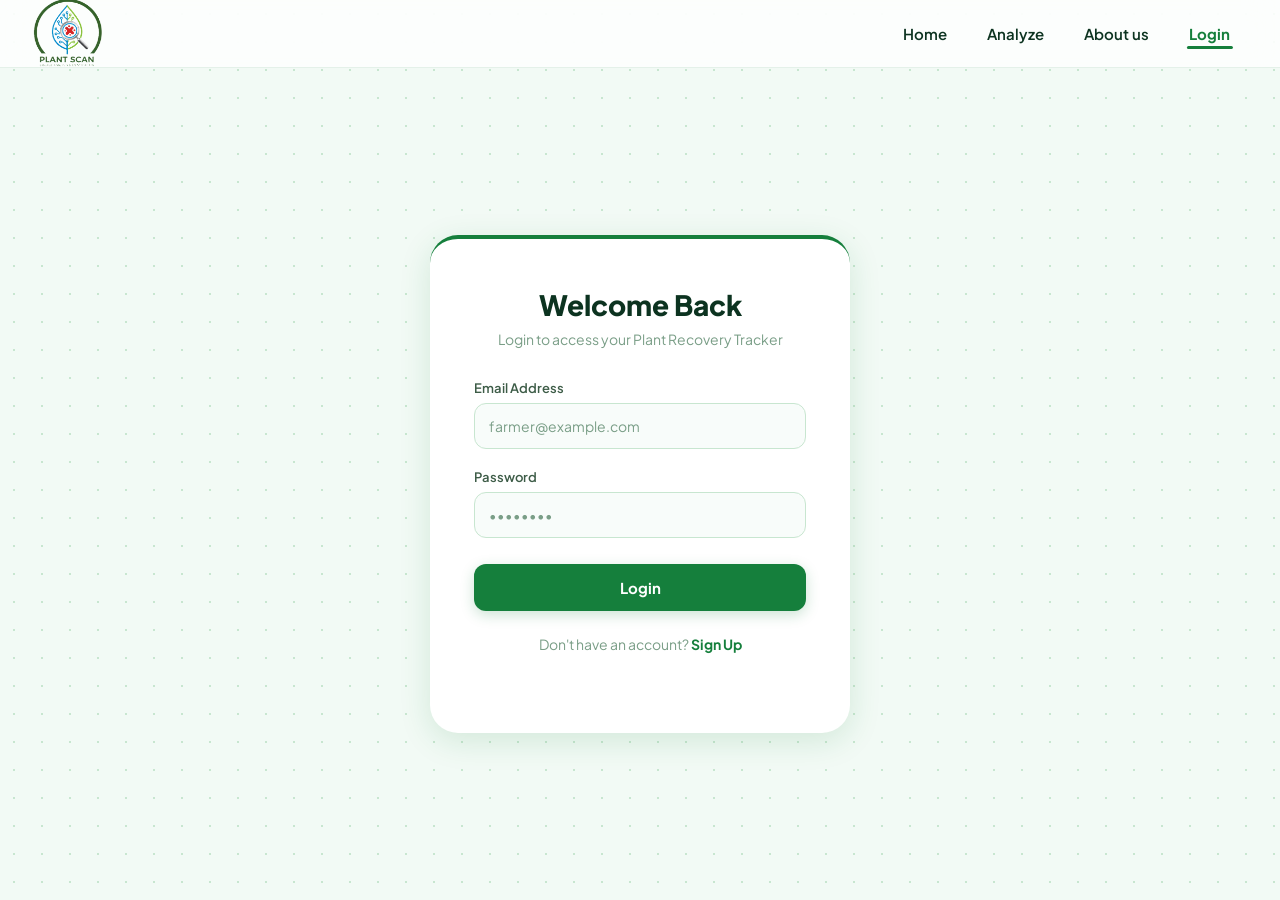
<file: templates/loging.html>
<!DOCTYPE html>
<html lang="en">

<head>
    <meta charset="UTF-8">
    <title>Login - EcoGuard</title>
    <link rel="stylesheet" href="../static/css/style.css">
    <link rel="stylesheet" href="../static/css/header.css">
    <link rel="stylesheet" href="../static/css/login.css">
</head>

<body>
    <header>
        <img src="../static/icons/logo.png">
        <div class="header-buttons">
            <button class="not-actived" onclick="window.location.href='index.html'">Home</button>
            <button class="not-actived" onclick="window.location.href='analyze.html'">Analyze</button>
            <button class="not-actived" onclick="window.location.href='about.html'">About us</button>
            <button id="actived">Login</button>
        </div>
    </header>

    <div class="login-container">
        <div class="login-box">
            <h2>Welcome Back</h2>
            <p>Login to access your Plant Recovery Tracker</p>

            <form>
                <div class="input-group">
                    <label>Email Address</label>
                    <input type="email" placeholder="farmer@example.com">
                </div>
                <div class="input-group">
                    <label>Password</label>
                    <input type="password" placeholder="••••••••">
                </div>
                <button type="submit" class="login-btn">Login</button>
            </form>
            <p class="footer-text">Don't have an account? <span>Sign Up</span></p>
        </div>
    </div>
</body>

</html>
</file>
<file: static/css/style.css>
@import url('https://fonts.googleapis.com/css2?family=Plus+Jakarta+Sans:wght@400;500;600;700;800&display=swap');

:root {
    --primary:        #157f3c;
    --primary-dark:   #0d5a29;
    --primary-light:  #1faa52;
    --primary-bg:     #f2faf5;
    --primary-tint:   #e6f4ec;
    --primary-border: #c8e6d0;

    --text-heading:   #0c3320;
    --text-body:      #3d5c47;
    --text-muted:     #7a9e87;

    --white:          #ffffff;
    --surface:        #f8fcfa;
    --card-shadow:    0 2px 16px rgba(21, 127, 60, 0.09);
    --card-shadow-lg: 0 8px 32px rgba(21, 127, 60, 0.14);

    --radius-sm:  8px;
    --radius-md:  12px;
    --radius-lg:  20px;
    --radius-xl:  28px;

    --font: 'Plus Jakarta Sans', sans-serif;
    --header-h: 68px;

    --transition: 0.22s ease;
}

*, *::before, *::after { box-sizing: border-box; margin: 0; padding: 0; }

html, body {
    width: 100%;
    min-height: 100%;
    font-family: var(--font);
    background: var(--primary-bg);
    color: var(--text-body);
    -webkit-font-smoothing: antialiased;
}

button { cursor: pointer; font-family: var(--font); }
img { display: block; }
a { text-decoration: none; color: inherit; }


.section-label {
    display: inline-block;
    background: var(--primary-tint);
    color: var(--primary);
    border: 1px solid var(--primary-border);
    border-radius: 99px;
    padding: 5px 14px;
    font-size: 13px;
    font-weight: 700;
    letter-spacing: 0.4px;
    margin-bottom: 16px;
}

.section-title {
    font-size: clamp(28px, 4vw, 46px);
    font-weight: 800;
    color: var(--text-heading);
    line-height: 1.15;
    margin-bottom: 12px;
}

.section-sub {
    font-size: 16px;
    color: var(--text-muted);
    font-weight: 500;
    max-width: 560px;
    line-height: 1.6;
}


.btn-primary {
    display: inline-flex;
    align-items: center;
    gap: 8px;
    background: var(--primary);
    color: var(--white);
    border: none;
    border-radius: var(--radius-md);
    padding: 13px 26px;
    font-size: 15px;
    font-weight: 700;
    transition: background var(--transition), transform var(--transition), box-shadow var(--transition);
}

.btn-primary:hover {
    background: var(--primary-dark);
    transform: translateY(-2px);
    box-shadow: 0 6px 20px rgba(21,127,60,0.28);
}

.btn-outline {
    display: inline-flex;
    align-items: center;
    gap: 8px;
    background: transparent;
    color: var(--primary);
    border: 2px solid var(--primary);
    border-radius: var(--radius-md);
    padding: 11px 24px;
    font-size: 15px;
    font-weight: 700;
    transition: all var(--transition);
}

.btn-outline:hover {
    background: var(--primary-tint);
}
</file>
<file: static/css/header.css>
header {
    position: fixed;
    top: 0;
    left: 0;
    width: 100%;
    height: var(--header-h);
    z-index: 1000;
    background: rgba(255, 255, 255, 0.75);
    backdrop-filter: blur(16px);
    -webkit-backdrop-filter: blur(16px);
    border-bottom: 1px solid rgba(21, 127, 60, 0.1);
    display: flex;
    align-items: center;
    padding: 0 32px;
    gap: 20px;
}

header img {
    height: 110%;
    flex-shrink: 0;
}

.header-buttons {
    flex: 1;
    display: flex;
    justify-content: flex-end;
    align-items: center;
    gap: 4px;
}

.header-buttons button {
    height: 38px;
    padding: 0 18px;
    font-size: 15px;
    font-weight: 600;
    background: transparent;
    border: none;
    color: var(--text-heading);
    border-radius: var(--radius-sm);
    transition: background var(--transition), color var(--transition);
    position: relative;
}

.header-buttons button:hover {
    background: var(--primary-tint);
    color: var(--primary);
}

/* Active underline animation */
.not-actived {
    position: relative;
}

.not-actived::after {
    content: '';
    position: absolute;
    bottom: 4px;
    left: 50%;
    transform: translateX(-50%);
    width: 0;
    height: 2.5px;
    background: var(--primary);
    border-radius: 2px;
    transition: width var(--transition);
}

.not-actived:hover::after,
.not-actived.active::after {
    width: 60%;
}

#actived {
    color: var(--primary);
    font-weight: 700;
}

#actived::after {
    content: '';
    position: absolute;
    bottom: 4px;
    left: 50%;
    transform: translateX(-50%);
    width: 60%;
    height: 2.5px;
    background: var(--primary);
    border-radius: 2px;
}

/* ── Auth state ── */
.header-username {
    font-size: 14px;
    font-weight: 600;
    color: var(--primary);
    padding: 0 10px;
    opacity: 0.85;
}

.logout-btn {
    color: #c0392b !important;
}

.logout-btn:hover {
    background: rgba(192, 57, 43, 0.08) !important;
    color: #c0392b !important;
}

.logout-btn::after {
    background: #c0392b !important;
}
</file>
<file: static/css/login.css>
.login-container {
    min-height: 100vh;
    padding-top: var(--header-h);
    display: flex;
    align-items: center;
    justify-content: center;
    background: var(--primary-bg);
    /* Subtle dot pattern */
    background-image:
        radial-gradient(circle, var(--primary-border) 1px, transparent 1px);
    background-size: 28px 28px;
}

.login-box {
    background: var(--white);
    padding: 48px 44px;
    border-radius: var(--radius-xl);
    box-shadow: var(--card-shadow-lg);
    width: 420px;
    max-width: 96vw;
    text-align: center;
    border-top: 4px solid var(--primary);
    animation: fadeUp 0.4s ease both;
}

@keyframes fadeUp {
    from { opacity: 0; transform: translateY(16px); }
    to   { opacity: 1; transform: translateY(0); }
}

.login-box h2 {
    font-size: 28px;
    font-weight: 800;
    color: var(--text-heading);
    margin-bottom: 8px;
}

.login-box > p {
    font-size: 14px;
    color: var(--text-muted);
    margin-bottom: 32px;
}

.input-group {
    text-align: left;
    margin-bottom: 20px;
}

.input-group label {
    display: block;
    margin-bottom: 7px;
    color: var(--text-body);
    font-size: 13px;
    font-weight: 600;
}

.input-group input {
    width: 100%;
    padding: 13px 14px;
    border: 1.5px solid var(--primary-border);
    border-radius: var(--radius-md);
    font-size: 14px;
    color: var(--text-heading);
    background: var(--surface);
    outline: none;
    font-family: var(--font);
    transition: border var(--transition), box-shadow var(--transition);
}

.input-group input::placeholder { color: var(--text-muted); }

.input-group input:focus {
    border-color: var(--primary);
    box-shadow: 0 0 0 3px rgba(21, 127, 60, 0.1);
    background: var(--white);
}

.login-btn {
    width: 100%;
    padding: 14px;
    background: var(--primary);
    color: var(--white);
    border: none;
    border-radius: var(--radius-md);
    font-size: 15px;
    font-weight: 700;
    margin-top: 6px;
    transition: all var(--transition);
    box-shadow: 0 4px 14px rgba(21,127,60,0.22);
}

.login-btn:hover {
    background: var(--primary-dark);
    transform: translateY(-2px);
    box-shadow: 0 6px 20px rgba(21,127,60,0.3);
}

.footer-text {
    margin-top: 24px;
    font-size: 13px;
    color: var(--text-muted);
}

.footer-text span {
    color: var(--primary);
    font-weight: 700;
    cursor: pointer;
}

.footer-text span:hover { text-decoration: underline; }
</file>
